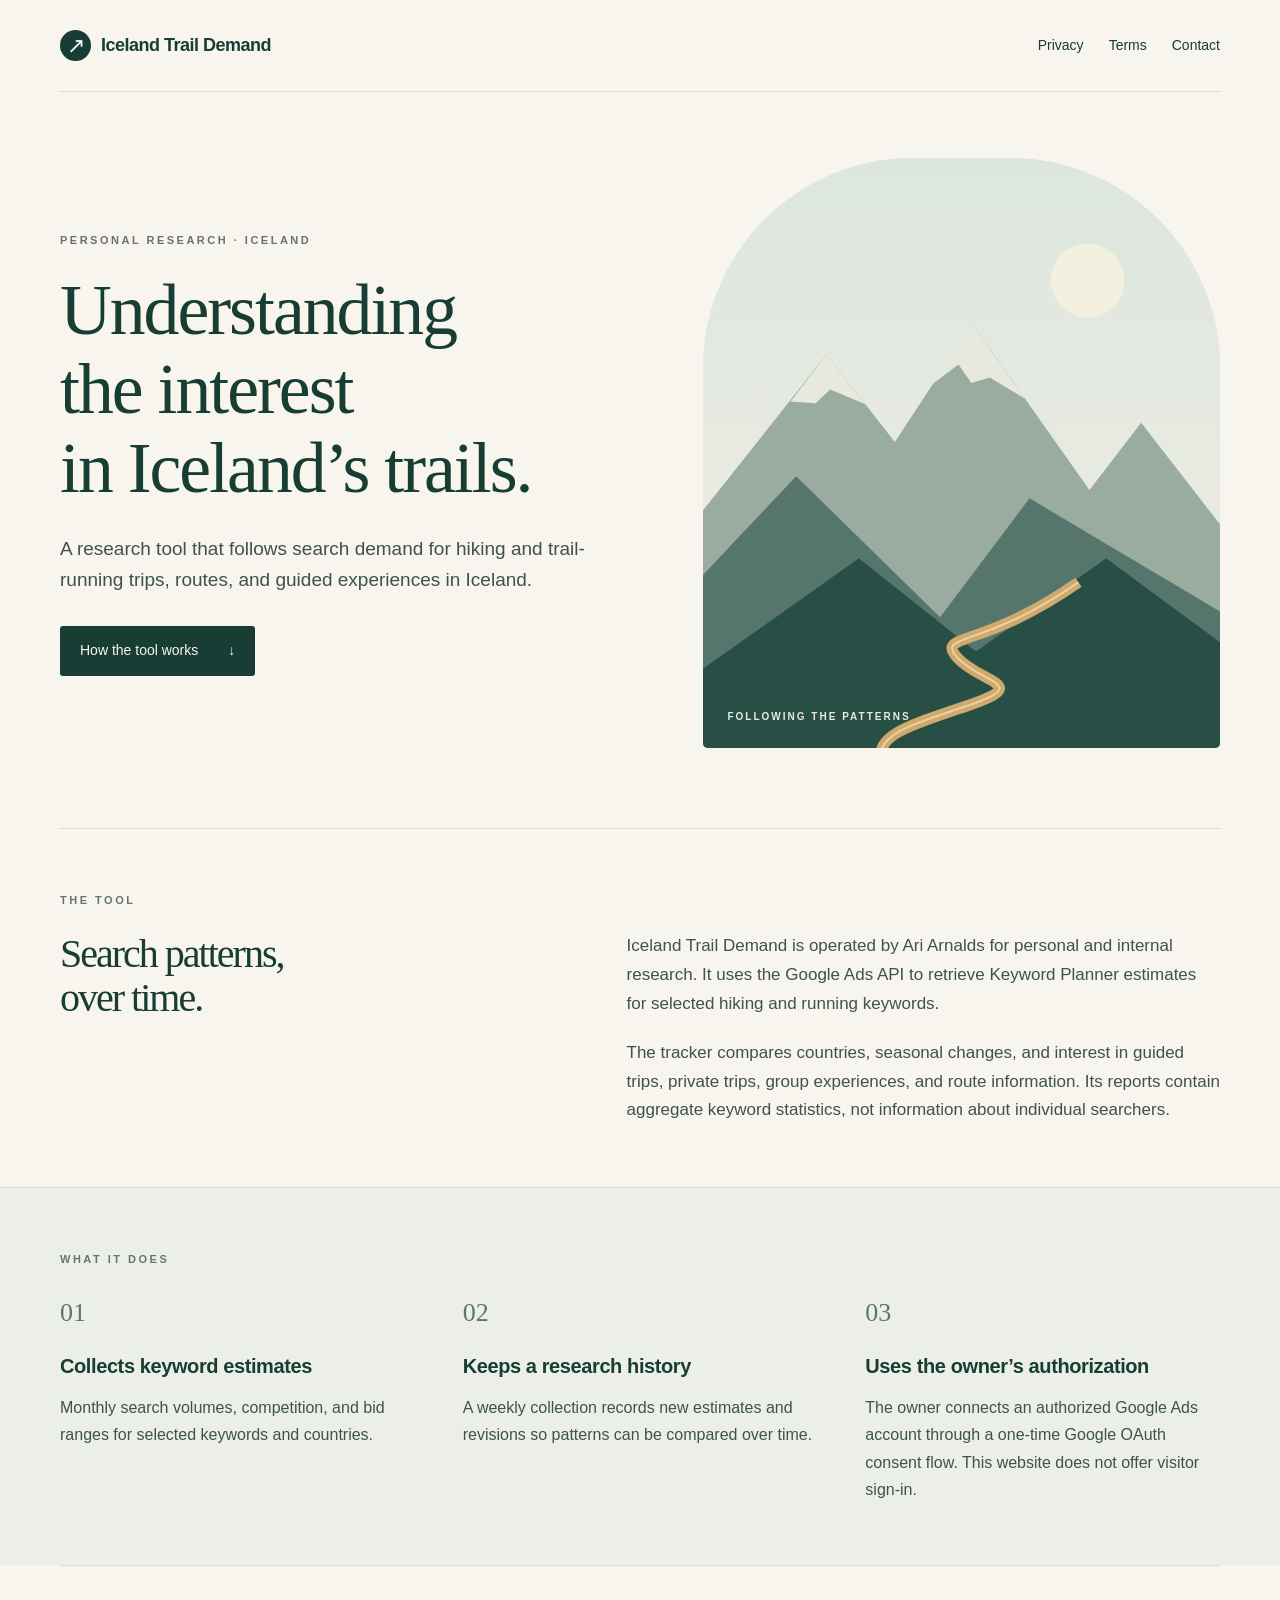
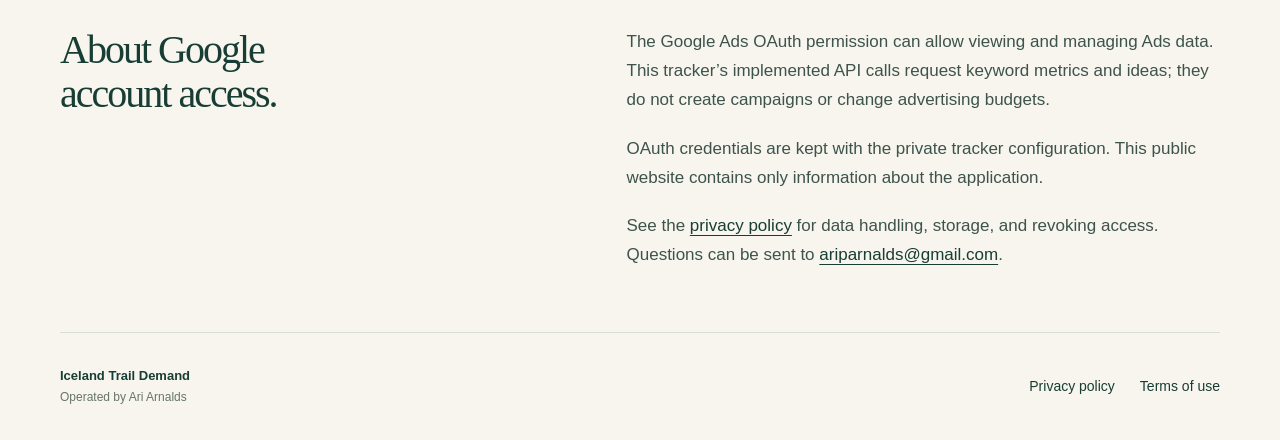
<file: index.html>
<!doctype html>
<html lang="en">
<head>
  <meta charset="utf-8">
  <meta name="viewport" content="width=device-width, initial-scale=1">
  <meta name="google-site-verification" content="4b8E9JDD8UjGtoXb4a79pM0LzHwr95B9OuLmsEhfWHU" />
  <meta name="description" content="Iceland Trail Demand is a personal research tool for understanding interest in hiking and trail-running trips in Iceland using Google Ads Keyword Planner metrics.">
  <title>Iceland Trail Demand</title>
  <link rel="stylesheet" href="styles.css">
</head>
<body>
  <a class="skip" href="#main">Skip to content</a>
  <header class="site-header wrap">
    <a class="brand" href="index.html"><span class="brand-mark" aria-hidden="true">↗</span> Iceland Trail Demand</a>
    <nav aria-label="Main navigation"><a href="privacy.html">Privacy</a><a href="terms.html">Terms</a><a href="mailto:ariparnalds@gmail.com">Contact</a></nav>
  </header>
  <main id="main">
    <section class="hero wrap">
      <div class="hero-copy"><p class="eyebrow">PERSONAL RESEARCH · ICELAND</p><h1>Understanding <br>the interest <br>in Iceland’s trails.</h1><p class="intro">A research tool that follows search demand for hiking and trail-running trips, routes, and guided experiences in Iceland.</p><a class="button" href="#how-it-works">How the tool works <span aria-hidden="true">↓</span></a></div>
      <div class="landscape" aria-hidden="true"><svg viewBox="0 0 560 640" xmlns="http://www.w3.org/2000/svg"><defs><linearGradient id="sky" x2="0" y2="1"><stop stop-color="#dce6df"/><stop offset="1" stop-color="#f2eee3"/></linearGradient></defs><rect width="560" height="640" fill="url(#sky)"/><circle cx="417" cy="133" r="40" fill="#f4f0df"/><path d="M-30 420 134 213 208 308 292 180 419 360 475 287 600 448V640H-30Z" fill="#9aac9f"/><path d="m95 264 39-51 42 54-38-16-16 15Z M245 248l47-68 57 81-38-23-20 6-14-20Z" fill="#e7e9de"/><path d="M-30 484 101 345 257 498 354 369 600 515V640H-30Z" fill="#56766d"/><path d="M-30 575 169 434 296 535 437 434 600 554V640H-30Z" fill="#284f46"/><path d="M407 460c-104 73-156 55-131 82s79 28 16 50-108 32-98 64" fill="none" stroke="#cfaa6c" stroke-width="12"/><path d="M407 460c-104 73-156 55-131 82s79 28 16 50-108 32-98 64" fill="none" stroke="#ecd4a5" stroke-width="2"/></svg><p class="art-label">FOLLOWING THE PATTERNS</p></div>
    </section>
    <section class="section wrap" id="how-it-works"><p class="eyebrow">THE TOOL</p><div class="section-grid"><h2>Search patterns, <br>over time.</h2><div><p>Iceland Trail Demand is operated by Ari Arnalds for personal and internal research. It uses the Google Ads API to retrieve Keyword Planner estimates for selected hiking and running keywords.</p><p>The tracker compares countries, seasonal changes, and interest in guided trips, private trips, group experiences, and route information. Its reports contain aggregate keyword statistics, not information about individual searchers.</p></div></div></section>
    <section class="section tinted"><div class="wrap"><p class="eyebrow">WHAT IT DOES</p><div class="details"><article><span class="number">01</span><h3>Collects keyword estimates</h3><p>Monthly search volumes, competition, and bid ranges for selected keywords and countries.</p></article><article><span class="number">02</span><h3>Keeps a research history</h3><p>A weekly collection records new estimates and revisions so patterns can be compared over time.</p></article><article><span class="number">03</span><h3>Uses the owner’s authorization</h3><p>The owner connects an authorized Google Ads account through a one-time Google OAuth consent flow. This website does not offer visitor sign-in.</p></article></div></div></section>
    <section class="section wrap"><div class="section-grid"><h2>About Google <br>account access.</h2><div><p>The Google Ads OAuth permission can allow viewing and managing Ads data. This tracker’s implemented API calls request keyword metrics and ideas; they do not create campaigns or change advertising budgets.</p><p>OAuth credentials are kept with the private tracker configuration. This public website contains only information about the application.</p><p>See the <a href="privacy.html">privacy policy</a> for data handling, storage, and revoking access. Questions can be sent to <a href="mailto:ariparnalds@gmail.com">ariparnalds@gmail.com</a>.</p></div></div></section>
  </main>
  <footer class="site-footer wrap"><p>Iceland Trail Demand <span>Operated by Ari Arnalds</span></p><nav aria-label="Footer navigation"><a href="privacy.html">Privacy policy</a><a href="terms.html">Terms of use</a></nav></footer>
</body>
</html>
</file>
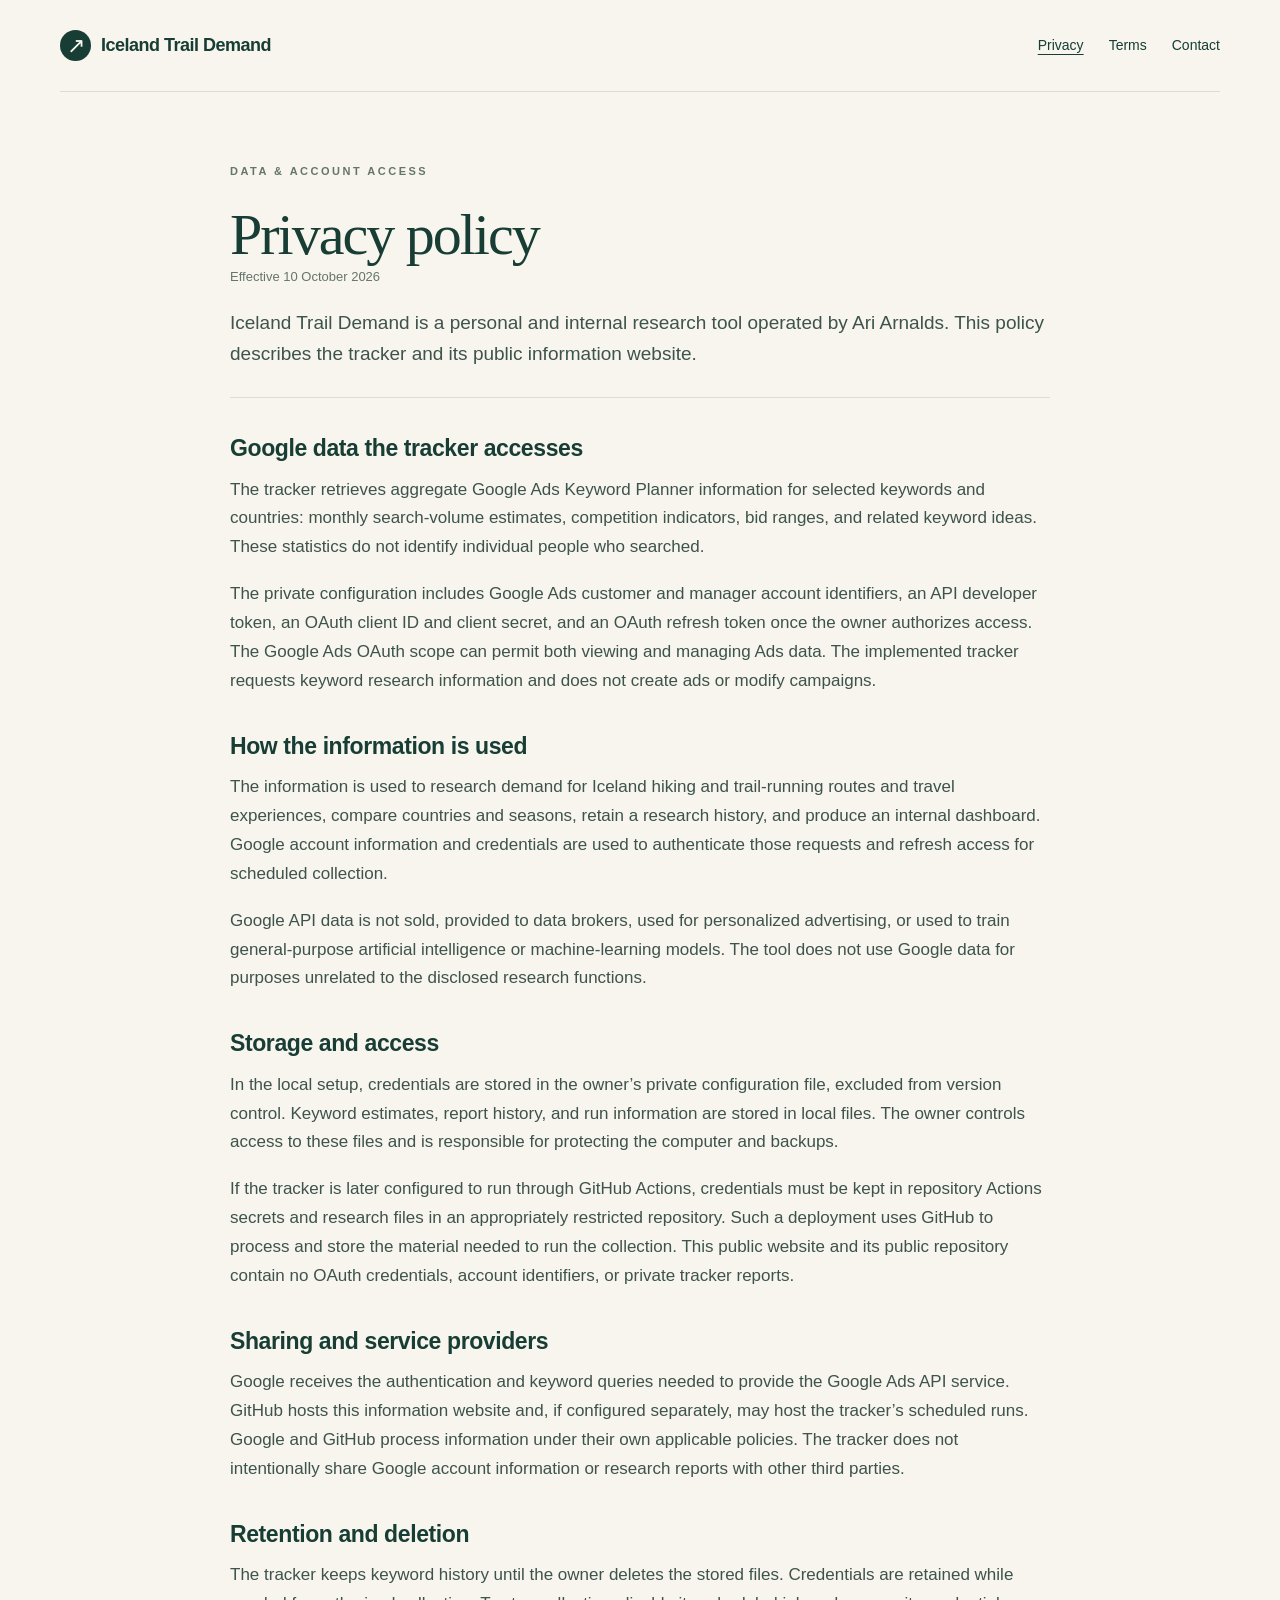
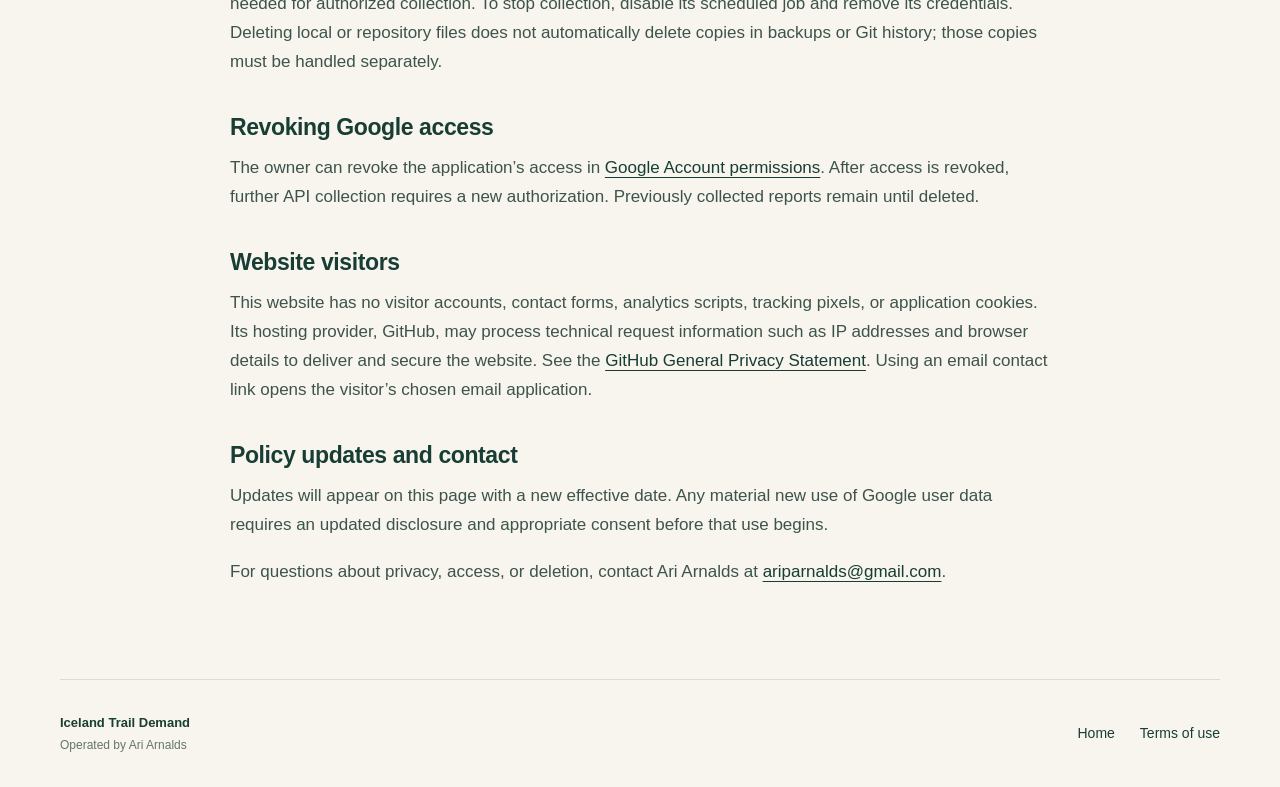
<file: privacy.html>
<!doctype html>
<html lang="en">
<head><meta charset="utf-8"><meta name="viewport" content="width=device-width, initial-scale=1"><meta name="description" content="How Iceland Trail Demand handles Google Ads keyword metrics, account information, and OAuth credentials."><title>Privacy policy · Iceland Trail Demand</title><link rel="stylesheet" href="styles.css"></head>
<body>
  <a class="skip" href="#main">Skip to content</a>
  <header class="site-header wrap"><a class="brand" href="index.html"><span class="brand-mark" aria-hidden="true">↗</span> Iceland Trail Demand</a><nav aria-label="Main navigation"><a href="privacy.html" aria-current="page">Privacy</a><a href="terms.html">Terms</a><a href="mailto:ariparnalds@gmail.com">Contact</a></nav></header>
  <main id="main" class="document wrap"><p class="eyebrow">DATA & ACCOUNT ACCESS</p><h1>Privacy policy</h1><p class="updated">Effective 10 October 2026</p><p class="intro">Iceland Trail Demand is a personal and internal research tool operated by Ari Arnalds. This policy describes the tracker and its public information website.</p>
    <h2>Google data the tracker accesses</h2><p>The tracker retrieves aggregate Google Ads Keyword Planner information for selected keywords and countries: monthly search-volume estimates, competition indicators, bid ranges, and related keyword ideas. These statistics do not identify individual people who searched.</p><p>The private configuration includes Google Ads customer and manager account identifiers, an API developer token, an OAuth client ID and client secret, and an OAuth refresh token once the owner authorizes access. The Google Ads OAuth scope can permit both viewing and managing Ads data. The implemented tracker requests keyword research information and does not create ads or modify campaigns.</p>
    <h2>How the information is used</h2><p>The information is used to research demand for Iceland hiking and trail-running routes and travel experiences, compare countries and seasons, retain a research history, and produce an internal dashboard. Google account information and credentials are used to authenticate those requests and refresh access for scheduled collection.</p><p>Google API data is not sold, provided to data brokers, used for personalized advertising, or used to train general-purpose artificial intelligence or machine-learning models. The tool does not use Google data for purposes unrelated to the disclosed research functions.</p>
    <h2>Storage and access</h2><p>In the local setup, credentials are stored in the owner’s private configuration file, excluded from version control. Keyword estimates, report history, and run information are stored in local files. The owner controls access to these files and is responsible for protecting the computer and backups.</p><p>If the tracker is later configured to run through GitHub Actions, credentials must be kept in repository Actions secrets and research files in an appropriately restricted repository. Such a deployment uses GitHub to process and store the material needed to run the collection. This public website and its public repository contain no OAuth credentials, account identifiers, or private tracker reports.</p>
    <h2>Sharing and service providers</h2><p>Google receives the authentication and keyword queries needed to provide the Google Ads API service. GitHub hosts this information website and, if configured separately, may host the tracker’s scheduled runs. Google and GitHub process information under their own applicable policies. The tracker does not intentionally share Google account information or research reports with other third parties.</p>
    <h2>Retention and deletion</h2><p>The tracker keeps keyword history until the owner deletes the stored files. Credentials are retained while needed for authorized collection. To stop collection, disable its scheduled job and remove its credentials. Deleting local or repository files does not automatically delete copies in backups or Git history; those copies must be handled separately.</p>
    <h2>Revoking Google access</h2><p>The owner can revoke the application’s access in <a href="https://myaccount.google.com/permissions">Google Account permissions</a>. After access is revoked, further API collection requires a new authorization. Previously collected reports remain until deleted.</p>
    <h2>Website visitors</h2><p>This website has no visitor accounts, contact forms, analytics scripts, tracking pixels, or application cookies. Its hosting provider, GitHub, may process technical request information such as IP addresses and browser details to deliver and secure the website. See the <a href="https://docs.github.com/en/site-policy/privacy-policies/github-general-privacy-statement">GitHub General Privacy Statement</a>. Using an email contact link opens the visitor’s chosen email application.</p>
    <h2>Policy updates and contact</h2><p>Updates will appear on this page with a new effective date. Any material new use of Google user data requires an updated disclosure and appropriate consent before that use begins.</p><p>For questions about privacy, access, or deletion, contact Ari Arnalds at <a href="mailto:ariparnalds@gmail.com">ariparnalds@gmail.com</a>.</p>
  </main>
  <footer class="site-footer wrap"><p>Iceland Trail Demand <span>Operated by Ari Arnalds</span></p><nav aria-label="Footer navigation"><a href="index.html">Home</a><a href="terms.html">Terms of use</a></nav></footer>
</body>
</html>
</file>
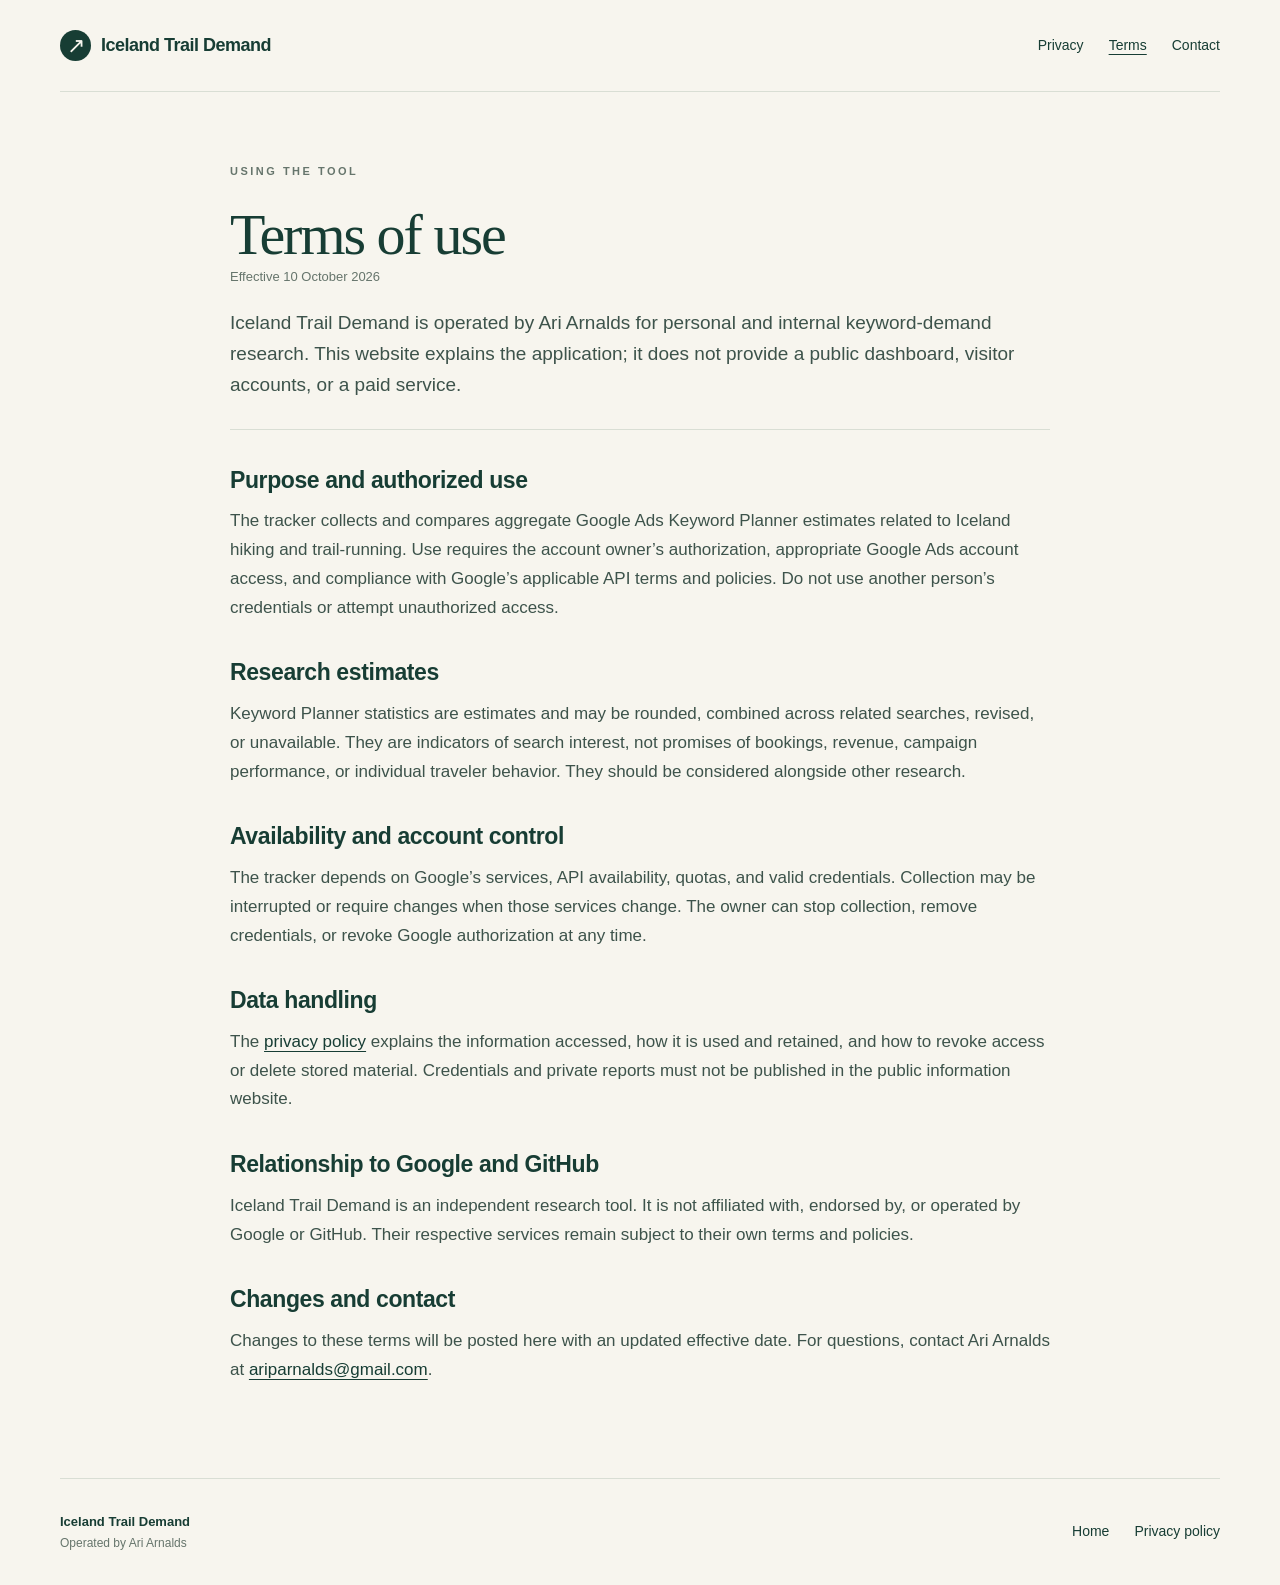
<file: terms.html>
<!doctype html>
<html lang="en">
<head><meta charset="utf-8"><meta name="viewport" content="width=device-width, initial-scale=1"><meta name="description" content="Terms for the Iceland Trail Demand research tool and information website."><title>Terms of use · Iceland Trail Demand</title><link rel="stylesheet" href="styles.css"></head>
<body>
  <a class="skip" href="#main">Skip to content</a>
  <header class="site-header wrap"><a class="brand" href="index.html"><span class="brand-mark" aria-hidden="true">↗</span> Iceland Trail Demand</a><nav aria-label="Main navigation"><a href="privacy.html">Privacy</a><a href="terms.html" aria-current="page">Terms</a><a href="mailto:ariparnalds@gmail.com">Contact</a></nav></header>
  <main id="main" class="document wrap"><p class="eyebrow">USING THE TOOL</p><h1>Terms of use</h1><p class="updated">Effective 10 October 2026</p><p class="intro">Iceland Trail Demand is operated by Ari Arnalds for personal and internal keyword-demand research. This website explains the application; it does not provide a public dashboard, visitor accounts, or a paid service.</p>
    <h2>Purpose and authorized use</h2><p>The tracker collects and compares aggregate Google Ads Keyword Planner estimates related to Iceland hiking and trail-running. Use requires the account owner’s authorization, appropriate Google Ads account access, and compliance with Google’s applicable API terms and policies. Do not use another person’s credentials or attempt unauthorized access.</p>
    <h2>Research estimates</h2><p>Keyword Planner statistics are estimates and may be rounded, combined across related searches, revised, or unavailable. They are indicators of search interest, not promises of bookings, revenue, campaign performance, or individual traveler behavior. They should be considered alongside other research.</p>
    <h2>Availability and account control</h2><p>The tracker depends on Google’s services, API availability, quotas, and valid credentials. Collection may be interrupted or require changes when those services change. The owner can stop collection, remove credentials, or revoke Google authorization at any time.</p>
    <h2>Data handling</h2><p>The <a href="privacy.html">privacy policy</a> explains the information accessed, how it is used and retained, and how to revoke access or delete stored material. Credentials and private reports must not be published in the public information website.</p>
    <h2>Relationship to Google and GitHub</h2><p>Iceland Trail Demand is an independent research tool. It is not affiliated with, endorsed by, or operated by Google or GitHub. Their respective services remain subject to their own terms and policies.</p>
    <h2>Changes and contact</h2><p>Changes to these terms will be posted here with an updated effective date. For questions, contact Ari Arnalds at <a href="mailto:ariparnalds@gmail.com">ariparnalds@gmail.com</a>.</p>
  </main>
  <footer class="site-footer wrap"><p>Iceland Trail Demand <span>Operated by Ari Arnalds</span></p><nav aria-label="Footer navigation"><a href="index.html">Home</a><a href="privacy.html">Privacy policy</a></nav></footer>
</body>
</html>
</file>
<file: styles.css>
:root{--ink:#173d34;--text:#3d534b;--muted:#66756c;--paper:#f7f5ee;--line:#d9ded4;--accent:#d3ab6b}*{box-sizing:border-box}html{scroll-behavior:smooth;scroll-padding-top:2rem}body{margin:0;background:var(--paper);color:var(--text);font-family:Arial,Helvetica,sans-serif;font-size:17px;line-height:1.7}a{color:var(--ink);text-underline-offset:4px}a:hover{text-decoration-thickness:2px}a:focus-visible{outline:3px solid #af732a;outline-offset:5px}.wrap{width:min(1160px,calc(100% - 72px));margin:auto}.skip{position:absolute;left:24px;top:-100px;padding:8px 16px;background:white;z-index:2}.skip:focus{top:10px}.site-header{display:flex;align-items:center;justify-content:space-between;gap:28px;padding-block:30px;border-bottom:1px solid var(--line)}.brand{font-size:18px;font-weight:700;letter-spacing:-.5px;text-decoration:none;display:flex;align-items:center;gap:10px}.brand-mark{display:inline-flex;align-items:center;justify-content:center;background:var(--ink);color:var(--paper);width:31px;height:31px;border-radius:50%;font-size:22px;font-weight:400}nav{display:flex;gap:25px;font-size:14px}nav a{text-decoration:none}nav a[aria-current=page]{text-decoration:underline}.hero{display:grid;grid-template-columns:1.12fr 1fr;gap:65px;padding-block:66px 80px;align-items:center}.eyebrow{font-size:11px;letter-spacing:2.5px;font-weight:700;color:var(--muted);margin:0 0 22px}h1,h2,h3{color:var(--ink);line-height:1.1;margin:0;font-weight:500}h1,h2{font-family:Georgia,'Times New Roman',serif;letter-spacing:-2px}h1{font-size:clamp(44px,5.6vw,73px)}h2{font-size:40px}h3{font-size:20px;font-weight:600;line-height:1.35;letter-spacing:-.4px}.intro{font-size:19px;line-height:1.65;margin:25px 0 30px;max-width:570px}.button{display:inline-flex;align-items:center;gap:30px;padding:13px 20px;background:var(--ink);color:var(--paper);font-size:14px;text-decoration:none;border-radius:3px}.landscape{position:relative;overflow:hidden;border-radius:210px 210px 5px 5px;background:#dce6df;align-self:stretch}.landscape svg{display:block;width:100%;height:100%;object-fit:cover}.art-label{position:absolute;bottom:13px;left:24px;color:#e8eade;font-size:10px;font-weight:600;letter-spacing:2px}.section{padding-block:62px;border-top:1px solid var(--line)}.section-grid{display:grid;grid-template-columns:1fr 1.3fr;gap:110px}.section p:not(.eyebrow){margin:0 0 20px}.section p:last-child{margin-bottom:0}.tinted{background:#ecefe7}.details{display:grid;grid-template-columns:repeat(3,1fr);gap:48px}.details h3{margin-bottom:14px}.details p{font-size:16px}.number{display:block;font-family:Georgia,serif;color:#5a7868;font-size:26px;margin-bottom:18px}.site-footer{display:flex;justify-content:space-between;gap:24px;align-items:center;padding-block:32px;border-top:1px solid var(--line);font-size:13px}.site-footer p{margin:0;color:var(--ink);font-weight:700}.site-footer span{display:block;color:var(--muted);font-size:12px;font-weight:400}.document{max-width:820px;padding-block:70px 75px}.document h1{font-size:58px}.updated{font-size:13px;color:var(--muted);margin-top:15px}.document .intro{max-width:none;border-bottom:1px solid var(--line);padding-bottom:28px}.document h2{font-family:Arial,Helvetica,sans-serif;font-size:23px;letter-spacing:-.4px;font-weight:600;margin:38px 0 14px}.document p{margin:0 0 18px}.document .eyebrow{margin-bottom:22px}@media(max-width:800px){.wrap{width:calc(100% - 40px)}.site-header{padding-block:20px;align-items:flex-start}.brand{font-size:15px}nav{gap:16px;font-size:13px}.hero{gap:30px;padding-block:45px 50px;grid-template-columns:1fr}.hero h1 br{display:none}.landscape{height:330px;border-radius:160px 160px 5px 5px}.landscape svg{width:100%;height:auto;transform:translateY(-110px)}.intro{font-size:18px}.section{padding-block:42px}.section-grid{grid-template-columns:1fr;gap:22px}.section-grid h2 br{display:none}.details{grid-template-columns:1fr;gap:32px}.number{margin-bottom:8px}.site-footer{align-items:flex-start}.document{padding-block:45px}.document h1{font-size:45px}}@media(max-width:460px){.site-header{display:block}.site-header nav{margin-top:16px}.site-footer{display:block}.site-footer nav{margin-top:18px}h1{font-size:47px}h2{font-size:34px}.landscape{height:290px}.landscape svg{transform:translateY(-60px)}}@media(prefers-reduced-motion:reduce){html{scroll-behavior:auto}}
</file>
